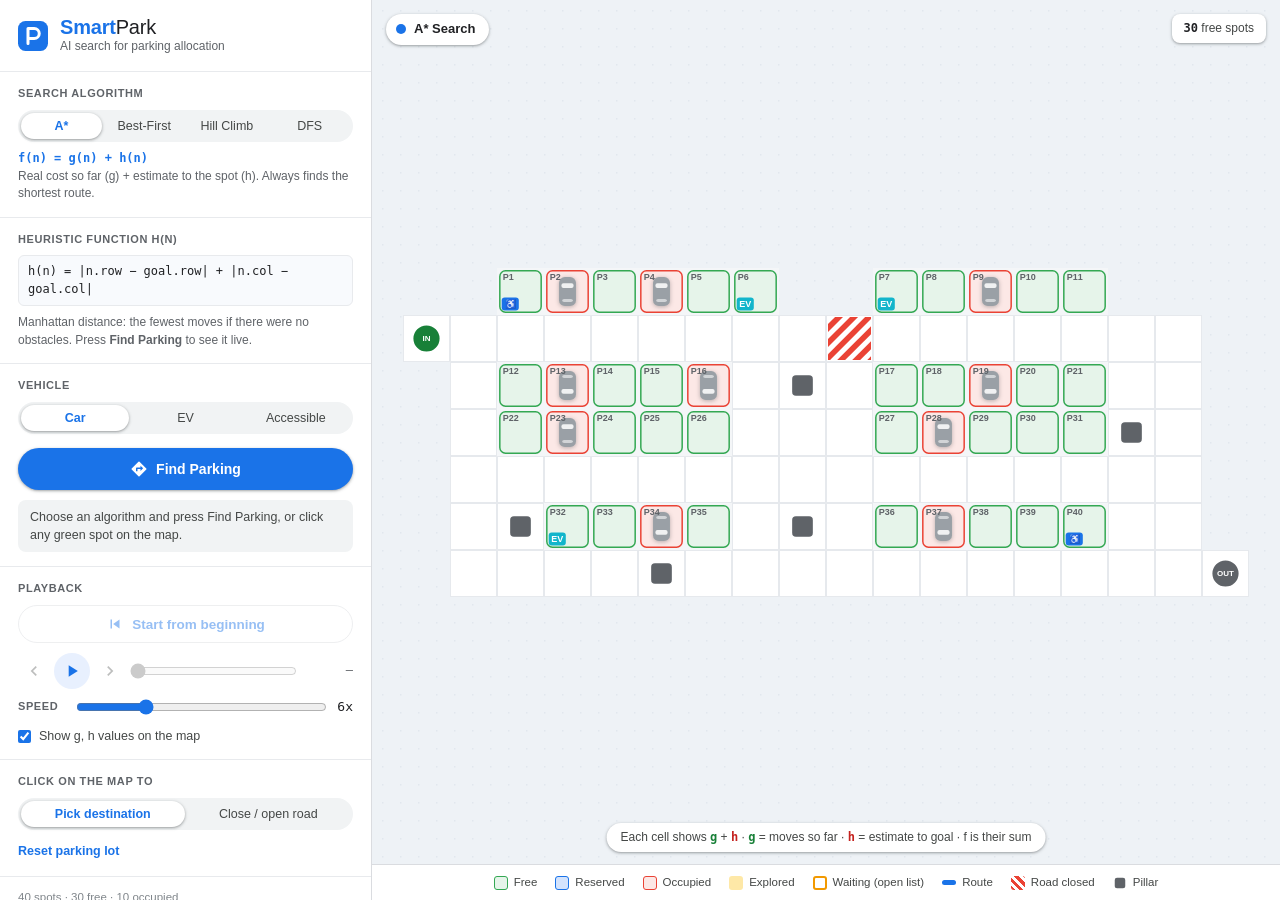
<file: index.html>
<!doctype html>
<html lang="en">
<head>
  <meta charset="utf-8">
  <meta name="viewport" content="width=device-width, initial-scale=1">
  <title>SmartPark – AI Parking Search</title>
  <link rel="icon" href="data:image/svg+xml,%3Csvg xmlns='http://www.w3.org/2000/svg' viewBox='0 0 24 24'%3E%3Crect width='24' height='24' rx='6' fill='%231A73E8'/%3E%3Cpath d='M8 18V6h5a4 4 0 0 1 0 8H8' fill='none' stroke='white' stroke-width='2.4' stroke-linecap='round' stroke-linejoin='round'/%3E%3C/svg%3E">
  <link rel="stylesheet" href="styles.css">
</head>
<body>
<div class="app">
  <!-- ============================== SIDEBAR ============================== -->
  <aside class="sidebar">
    <header class="app-header">
      <svg class="logo" width="30" height="30" viewBox="0 0 24 24" aria-hidden="true">
        <rect width="24" height="24" rx="6" fill="#1A73E8"/>
        <path d="M8 18V6h5a4 4 0 0 1 0 8H8" fill="none" stroke="#fff" stroke-width="2.4" stroke-linecap="round" stroke-linejoin="round"/>
      </svg>
      <div>
        <h1 class="brand-title"><strong>Smart</strong>Park</h1>
        <p class="brand-subtitle">AI search for parking allocation</p>
      </div>
    </header>

    <!-- 1. Algorithm -->
    <section class="sidebar-section">
      <span class="spec-label">Search algorithm</span>
      <div id="algo-picker" class="segmented"></div>
      <p class="algo-note"><code id="algo-rule"></code><br><span id="algo-desc"></span></p>
    </section>

    <!-- 2. Heuristic, live -->
    <section class="sidebar-section">
      <span class="spec-label" id="calc-title">Heuristic function</span>
      <div class="calc" id="calc"></div>
    </section>

    <!-- 3. Run -->
    <section class="sidebar-section">
      <span class="spec-label">Vehicle</span>
      <div id="vehicle-picker" class="segmented"></div>
      <button type="button" id="run-btn" class="primary-btn">
        <svg width="18" height="18" viewBox="0 0 24 24" fill="currentColor" aria-hidden="true"><path d="M21.71 11.29l-9-9a1 1 0 0 0-1.42 0l-9 9a1 1 0 0 0 0 1.42l9 9a1 1 0 0 0 1.42 0l9-9a1 1 0 0 0 0-1.42zM14 14.5V12h-4v3H8v-4a1 1 0 0 1 1-1h5V7.5l3.5 3.5-3.5 3.5z"/></svg>
        Find Parking
      </button>
      <div id="message" class="message-banner" hidden></div>
      <div id="summary" class="route-summary-card" hidden></div>
    </section>

    <!-- 4. Playback -->
    <section class="sidebar-section">
      <span class="spec-label">Playback</span>
      <button type="button" id="pb-start" class="secondary-btn">
        <svg viewBox="0 0 24 24" width="18" height="18" fill="currentColor" aria-hidden="true"><path d="M6 6h2v12H6zm3.5 6 8.5 6V6z"/></svg>
        Start from beginning
      </button>
      <div class="playback-row">
        <button type="button" class="icon-btn" id="pb-back" title="Step back (←)" aria-label="Step back">
          <svg viewBox="0 0 24 24"><path d="M15.4 7.4 14 6l-6 6 6 6 1.4-1.4L10.8 12z"/></svg></button>
        <button type="button" class="icon-btn icon-btn-primary" id="pb-play" title="Play / pause (Space)" aria-label="Play / pause">
          <svg viewBox="0 0 24 24" id="pb-play-icon"><path d="M8 5v14l11-7z"/></svg></button>
        <button type="button" class="icon-btn" id="pb-fwd" title="Step forward (→)" aria-label="Step forward">
          <svg viewBox="0 0 24 24"><path d="M8.6 16.6 10 18l6-6-6-6-1.4 1.4 4.6 4.6z"/></svg></button>
        <input type="range" id="pb-scrub" class="range" min="0" max="1" step="0.01" value="0" aria-label="Timeline">
        <span class="num step-count" id="pb-step">—</span>
      </div>
      <div class="speed-row">
        <label class="spec-label" for="pb-speed">Speed</label>
        <input type="range" id="pb-speed" class="range" min="1" max="20" value="6">
        <span class="num" id="pb-speed-value">6x</span>
      </div>
      <label class="check"><input type="checkbox" id="show-values" checked> <span id="show-values-label">Show h(n) on the map</span></label>
    </section>

    <!-- 5. Comparison -->
    <section class="sidebar-section" id="sec-compare" hidden>
      <span class="spec-label">All algorithms, same spot</span>
      <table class="compare-table" id="compare-table"></table>
      <p class="hint">Click a row to watch that algorithm.</p>
    </section>

    <!-- 6. Map editing -->
    <section class="sidebar-section">
      <span class="spec-label">Click on the map to</span>
      <div id="tool-picker" class="segmented"></div>
      <button type="button" id="reset-btn" class="text-btn">Reset parking lot</button>
    </section>

    <footer class="sidebar-footer">
      <div id="footer-stats"></div>
      <div class="kbd-hints"><kbd>Enter</kbd> find <kbd>Space</kbd> play/pause <kbd>←</kbd><kbd>→</kbd> step</div>
    </footer>
  </aside>

  <!-- ============================== MAP ============================== -->
  <main class="stage" id="stage">
    <div class="map-frame">
      <canvas id="canvas"></canvas>
      <div class="map-caption" id="caption"></div>
      <div class="map-status" id="status"></div>
      <div class="value-key" id="value-key"></div>
    </div>
    <div class="legend">
      <div><i class="lg lg-available"></i>Free</div>
      <div><i class="lg lg-reserved"></i>Reserved</div>
      <div><i class="lg lg-occupied"></i>Occupied</div>
      <div><i class="lg lg-explored"></i>Explored</div>
      <div><i class="lg lg-frontier"></i>Waiting (open list)</div>
      <div><i class="lg lg-route"></i>Route</div>
      <div><i class="lg lg-blocked"></i>Road closed</div>
      <div><i class="lg lg-pillar"></i>Pillar</div>
    </div>
    <div class="tooltip" id="tooltip" hidden></div>
  </main>
</div>

<script src="js/lot.js"></script>
<script src="js/search.js"></script>
<script src="js/allocator.js"></script>
<script src="js/renderer.js"></script>
<script src="js/app.js"></script>
</body>
</html>
</file>
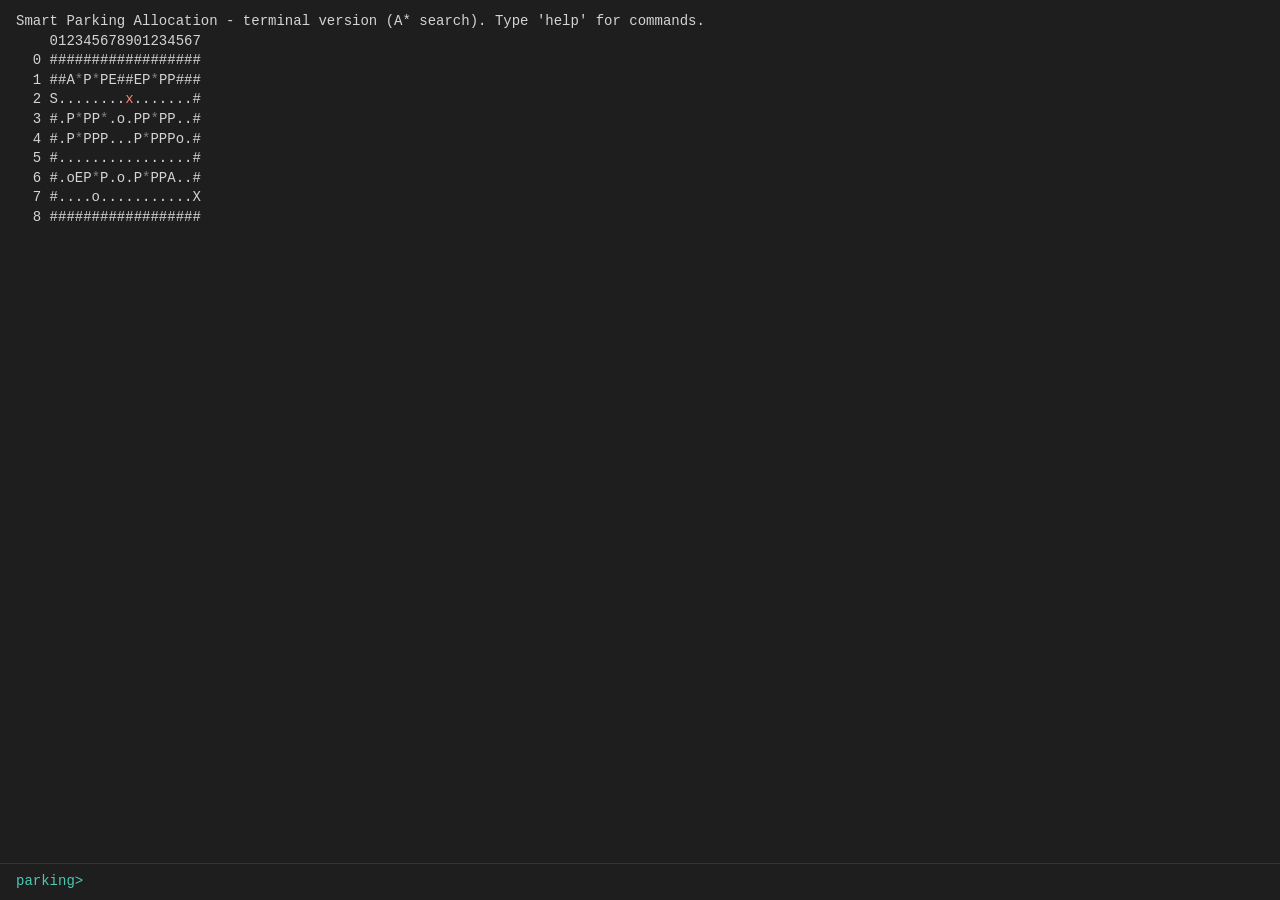
<file: terminal.html>
<!doctype html>
<html lang="en">
<head>
  <meta charset="utf-8">
  <meta name="viewport" content="width=device-width, initial-scale=1">
  <title>Smart Parking Terminal</title>
  <style>
    * { box-sizing: border-box; margin: 0; padding: 0; }
    html, body { height: 100%; }
    body { background: #1e1e1e; color: #d4d4d4; font: 14px/1.4 Consolas, "Courier New", monospace;
      display: flex; flex-direction: column; }
    #out { flex: 1; overflow-y: auto; padding: 12px 16px; white-space: pre-wrap; word-break: break-word; }
    .cmd { color: #4ec9b0; }
    .err { color: #f48771; }
    .ok { color: #b5cea8; }
    .route { color: #dcdcaa; font-weight: bold; }
    .target { color: #4fc1ff; font-weight: bold; }
    .occ { color: #808080; }
    .blk { color: #f48771; }
    .row { display: flex; align-items: center; padding: 8px 16px; border-top: 1px solid #333; }
    .row span { color: #4ec9b0; margin-right: 8px; }
    #in { flex: 1; background: transparent; border: 0; outline: 0; color: #d4d4d4; font: inherit; }
  </style>
</head>
<body>
  <div id="out"></div>
  <div class="row"><span>parking&gt;</span><input id="in" autocomplete="off" spellcheck="false" autofocus></div>

  <script src="js/lot.js"></script>
  <script src="js/search.js"></script>
  <script src="js/allocator.js"></script>
  <script src="js/terminal.js"></script>
</body>
</html>
</file>
<file: styles.css>
/* SmartPark - light "maps" design: white paper, grey hairlines, blue accent, tabular numbers */
:root {
  --blue: #1A73E8; --blue-hover: #1557B0; --blue-faint: #E8F0FE; --blue-container: #D3E3FD;
  --red: #D93025; --red-faint: #FCE8E6;
  --green: #188038; --green-faint: #E6F4EA;
  --amber: #F9AB00; --amber-faint: #FEF7E0;
  --paper: #FFFFFF; --paper-2: #F8FAFD; --hover: #F1F3F4;
  --ink: #202124; --ink-2: #444746; --muted: #5F6368; --faint: #80868B;
  --border: #DADCE0; --border-light: #E8EAED;
  --elev-1: 0 1px 2px rgba(60,64,67,.3), 0 1px 3px 1px rgba(60,64,67,.15);
  --elev-2: 0 1px 3px rgba(60,64,67,.3), 0 4px 8px 3px rgba(60,64,67,.15);
  --font-sans: "Segoe UI", Roboto, -apple-system, BlinkMacSystemFont, "Helvetica Neue", Arial, sans-serif;
  --font-mono: "Cascadia Mono", Consolas, "Roboto Mono", ui-monospace, monospace;
}
* { box-sizing: border-box; margin: 0; padding: 0; }
html, body { height: 100%; overflow: hidden; background: var(--paper); color: var(--ink);
  font: 13px/1.45 var(--font-sans); -webkit-font-smoothing: antialiased; }
[hidden] { display: none !important; }
code { font-family: var(--font-mono); }
.num { font-family: var(--font-mono); font-variant-numeric: tabular-nums; text-align: right; }

.app { display: flex; height: 100vh; }

/* ---------- Sidebar ---------- */
.sidebar { width: 372px; min-width: 372px; height: 100vh; overflow-y: auto; background: var(--paper);
  border-right: 1px solid var(--border); display: flex; flex-direction: column; z-index: 2; }
.sidebar::-webkit-scrollbar { width: 8px; }
.sidebar::-webkit-scrollbar-thumb { background: var(--border); border-radius: 4px; }

.app-header { display: flex; align-items: center; gap: 12px; padding: 16px 18px;
  border-bottom: 1px solid var(--border-light); }
.brand-title { font-size: 20px; font-weight: 400; letter-spacing: -.2px; line-height: 1.1; }
.brand-title strong { font-weight: 700; color: var(--blue); }
.brand-subtitle { color: var(--muted); font-size: 12px; }

.sidebar-section { padding: 14px 18px; border-bottom: 1px solid var(--border-light); }
.spec-label { display: flex; align-items: center; gap: 6px; font-size: 11px; font-weight: 600;
  letter-spacing: .6px; text-transform: uppercase; color: var(--muted); margin-bottom: 8px; }
.label-row { display: flex; justify-content: space-between; align-items: center; margin-bottom: 8px; }
.label-row .spec-label { margin-bottom: 0; }
.complexity-badge { font-size: 11px; background: var(--hover); color: var(--ink-2);
  border: 1px solid var(--border-light); border-radius: 4px; padding: 1px 6px; }
.algo-note { margin-top: 8px; color: var(--muted); font-size: 12px; }
.algo-note code { color: var(--blue); font-weight: 600; margin-right: 4px; }
.hint { color: var(--muted); font-size: 12px; margin-bottom: 8px; }

/* Segmented control */
.segmented { display: flex; background: var(--hover); border-radius: 999px; padding: 3px; gap: 2px; }
.segmented button { flex: 1; border: 0; background: transparent; border-radius: 999px; padding: 6px 8px;
  font: 500 12.5px var(--font-sans); color: var(--ink-2); cursor: pointer; white-space: nowrap;
  transition: background .15s, color .15s, box-shadow .15s; }
.segmented button:hover:not(:disabled) { color: var(--ink); background: rgba(255,255,255,.6); }
.segmented button[aria-pressed="true"] { background: var(--paper); color: var(--blue); box-shadow: var(--elev-1); font-weight: 600; }
.segmented button:disabled { opacity: .35; cursor: not-allowed; }
.segmented button:focus-visible, .icon-btn:focus-visible, .primary-btn:focus-visible { outline: 2px solid var(--blue); outline-offset: 2px; }

.swatch { display: inline-block; width: 10px; height: 10px; border-radius: 2px; }
.swatch-blue { background: var(--blue); } .swatch-red { background: var(--red); }

/* Primary button */
.primary-btn { width: 100%; display: flex; align-items: center; justify-content: center; gap: 8px;
  height: 42px; border: 0; border-radius: 999px; background: var(--blue); color: #fff;
  font: 600 14px var(--font-sans); cursor: pointer; box-shadow: var(--elev-1); transition: background .15s, box-shadow .15s; }
.primary-btn:hover { background: var(--blue-hover); box-shadow: var(--elev-2); }
.text-btn { margin-top: 10px; border: 0; background: none; color: var(--blue); font: 600 12.5px var(--font-sans);
  cursor: pointer; padding: 4px 0; }
.text-btn:hover { text-decoration: underline; }

.message-banner { margin-top: 10px; padding: 8px 12px; border-radius: 8px; background: var(--hover);
  color: var(--ink-2); font-size: 12.5px; }
.message-banner.error { background: var(--red-faint); color: #A50E0E; }
.message-banner.ok { background: var(--green-faint); color: var(--green); }

/* Route summary card */
.route-summary-card { margin-top: 12px; border: 1px solid var(--border); border-radius: 12px; padding: 12px 14px;
  background: var(--paper); }
.summary-top { display: flex; align-items: center; justify-content: space-between; gap: 8px; }
.summary-spot { font-size: 26px; font-weight: 700; color: var(--ink); line-height: 1; }
.summary-spot small { font-size: 12px; font-weight: 500; color: var(--muted); margin-left: 6px; }
.badge { display: inline-flex; align-items: center; gap: 4px; font-size: 11.5px; font-weight: 600;
  padding: 3px 9px; border-radius: 999px; background: var(--green-faint); color: var(--green); white-space: nowrap; }
.badge.amber { background: var(--amber-faint); color: #B06000; }
.summary-meta { margin-top: 6px; color: var(--muted); font-size: 12.5px; }
.summary-meta b { color: var(--ink); font-family: var(--font-mono); }
.summary-why { margin-top: 10px; font-size: 12.5px; color: var(--ink-2); padding: 8px 10px; border-left: 3px solid var(--blue);
  background: var(--paper-2); border-radius: 0 6px 6px 0; }
.rank { margin-top: 10px; }
.rank-row { display: grid; grid-template-columns: 38px 1fr 34px; align-items: center; gap: 8px; height: 20px; font-size: 12px; }
.rank-row .bar { height: 8px; border-radius: 4px; background: var(--border); }
.rank-row.chosen .bar { background: var(--blue); }
.rank-row.chosen { font-weight: 700; color: var(--blue); }
.rank-title { font-size: 11px; color: var(--muted); margin-bottom: 4px; }

/* Playback */
.playback-row { display: flex; align-items: center; gap: 4px; }
.icon-btn { width: 32px; height: 32px; flex: none; border-radius: 50%; border: 0; background: transparent;
  color: var(--ink-2); display: grid; place-items: center; cursor: pointer; }
.icon-btn svg { width: 20px; height: 20px; fill: currentColor; }
.icon-btn:hover:not(:disabled) { background: var(--hover); }
.icon-btn-primary { background: var(--blue-faint); color: var(--blue); width: 36px; height: 36px; }
.icon-btn-primary:hover:not(:disabled) { background: var(--blue-container); }
.icon-btn:disabled { opacity: .35; cursor: default; }
.range { flex: 1; min-width: 0; accent-color: var(--blue); height: 20px; cursor: pointer; }
.spec-row, .speed-row { display: flex; align-items: center; gap: 10px; margin-top: 8px; }
.spec-row .spec-label, .speed-row .spec-label { margin: 0; width: 48px; }
.spec-row .num { margin-left: auto; }
.speed-value { width: 40px; }
.check { display: flex; align-items: center; gap: 8px; margin-top: 10px; color: var(--ink-2); font-size: 12.5px; cursor: pointer; }
.check input { accent-color: var(--blue); }

/* Tables */
.spec-table, .compare-table { width: 100%; border-collapse: collapse; }
.spec-table th, .spec-table td { padding: 5px 0; border-bottom: 1px solid var(--border-light); font-size: 12.5px; }
.spec-table th { text-align: left; font-weight: 500; color: var(--muted); }
.spec-table thead th { font-size: 11px; font-weight: 600; text-transform: uppercase; letter-spacing: .5px; }
.spec-table tr:last-child th, .spec-table tr:last-child td { border-bottom: 0; }
.priority { color: var(--blue); font-weight: 700; }

.compare-table { font-size: 12px; }
.compare-table th { font-size: 10.5px; text-transform: uppercase; letter-spacing: .4px; color: var(--muted);
  font-weight: 600; text-align: right; padding: 4px 3px; border-bottom: 1px solid var(--border); }
.compare-table th:first-child, .compare-table td:first-child { text-align: left; }
.compare-table td { padding: 6px 3px; border-bottom: 1px solid var(--border-light); white-space: nowrap; }
.compare-table td .swatch { margin-right: 6px; vertical-align: -1px; }
.cell-best { color: var(--green); font-weight: 700; }
.yes { color: var(--green); font-weight: 600; } .no { color: var(--red); font-weight: 600; }
.chart { margin-top: 12px; }
.chart svg { width: 100%; display: block; }
.insight { margin-top: 12px; padding: 10px 12px; border-radius: 8px; background: var(--blue-faint);
  color: #0B3B8C; font-size: 12.5px; }
.alloc-compare { margin-top: 12px; font-size: 12.5px; color: var(--ink-2); }

/* Simplified-UI additions */
.sidebar-section .primary-btn { margin-top: 14px; }
.secondary-btn { width: 100%; display: flex; align-items: center; justify-content: center; gap: 8px; height: 38px;
  border: 1px solid var(--border); border-radius: 999px; background: var(--paper); color: var(--blue);
  font: 600 13.5px var(--font-sans); cursor: pointer; margin-bottom: 10px; }
.secondary-btn:hover:not(:disabled) { background: var(--blue-faint); border-color: var(--blue-container); }
.secondary-btn:disabled { opacity: .45; cursor: default; }
.step-count { min-width: 52px; font-size: 12px; color: var(--muted); }
.calc { font-size: 12.5px; }
.formula { font-family: var(--font-mono); font-size: 12px; background: var(--paper-2); border: 1px solid var(--border-light);
  border-radius: 6px; padding: 7px 9px; margin-bottom: 8px; color: var(--ink); }
.calc-line { font-family: var(--font-mono); font-size: 12px; padding: 2px 0; color: var(--ink-2); }
.calc-line.big { font-size: 13.5px; color: var(--ink); }
.calc-line b { color: var(--blue); }
.calc-line .chosen { color: var(--green); font-weight: 700; }
.calc-line.no { color: var(--red); }
.calc .hint { margin: 6px 0 0; }
.badge.red { background: var(--red-faint); color: var(--red); }
.compare-table tbody tr { cursor: pointer; }
.compare-table tbody tr:hover { background: var(--hover); }
.compare-table tr.active td { background: var(--blue-faint); font-weight: 600; }
.compare-table td, .compare-table th { text-align: left; }
.compare-table .num { text-align: right; padding-right: 10px; }
.warn { color: #B06000; font-weight: 600; }
.sidebar-section .hint:last-child { margin: 6px 0 0; }

.value-key { position: absolute; bottom: 12px; left: 50%; transform: translateX(-50%); background: var(--paper);
  border-radius: 999px; box-shadow: var(--elev-1); padding: 6px 14px; font-size: 12px; color: var(--ink-2); white-space: nowrap; }
.value-key .kg { color: #188038; font-family: var(--font-mono); }
.value-key .kh { color: #C5221F; font-family: var(--font-mono); }

.sidebar-footer { margin-top: auto; padding: 12px 18px; color: var(--faint); font-size: 11.5px; }
.kbd-hints { margin-top: 6px; }
kbd { font-family: var(--font-mono); font-size: 10.5px; border: 1px solid var(--border); border-bottom-width: 2px;
  border-radius: 4px; padding: 0 4px; margin: 0 2px; color: var(--ink-2); background: var(--paper); }

/* ---------- Map stage ---------- */
.stage { flex: 1; position: relative; display: flex; flex-direction: column; gap: 1px; background: var(--border); min-width: 0; }
.map-frame { flex: 1; position: relative; background: #EEF2F6; min-height: 0; }
.map-frame canvas { width: 100%; height: 100%; display: block; cursor: pointer; }
.map-caption { position: absolute; top: 14px; left: 14px; background: var(--paper); border-radius: 999px;
  padding: 6px 14px 6px 10px; font-weight: 600; box-shadow: var(--elev-1); display: flex; align-items: center; gap: 8px; }
.map-caption::before { content: ""; width: 10px; height: 10px; border-radius: 50%; background: var(--blue); }
.map-caption-red::before { background: var(--red); }
.map-status { position: absolute; top: 14px; right: 14px; background: var(--paper); border-radius: 8px;
  padding: 6px 12px; box-shadow: var(--elev-1); font-size: 12px; color: var(--ink-2); }
.map-status b { font-family: var(--font-mono); color: var(--ink); }

.legend { flex: none; background: var(--paper); padding: 9px 16px; display: flex; flex-wrap: wrap; justify-content: center;
  gap: 6px 18px; font-size: 11.5px; color: var(--ink-2); }
.legend div { display: flex; align-items: center; gap: 6px; }
.lg { width: 14px; height: 14px; border-radius: 3px; display: inline-block; flex: none; }
.lg-available { background: #E6F4EA; border: 1.5px solid #34A853; }
.lg-reserved { background: #D3E3FD; border: 1.5px solid #1A73E8; }
.lg-occupied { background: #FCE8E6; border: 1.5px solid #EA4335; }
.lg-explored { background: rgba(251,188,4,.35); }
.lg-frontier { border: 2px solid #F29900; }
.lg-route { height: 5px; border-radius: 3px; background: var(--blue); }
.lg-blocked { background: repeating-linear-gradient(45deg, #EA4335 0 3px, #fff 3px 6px); }
.lg-slow { background: #FEF3C7; border: 1.5px solid #F9AB00; }
.lg-pillar { background: #5F6368; transform: scale(.75); }

.tooltip { position: absolute; pointer-events: none; background: #303134; color: #fff; font-size: 12px;
  padding: 6px 10px; border-radius: 6px; box-shadow: var(--elev-2); white-space: nowrap; z-index: 5; }
.tooltip code { color: #FDD663; }

@media (max-width: 900px) {
  html, body { overflow: auto; }
  .app { flex-direction: column; height: auto; }
  .sidebar { width: 100%; min-width: 0; height: auto; overflow: visible; border-right: 0; }
  .stage { min-height: 70vh; }
}
.spec-table th { white-space: nowrap; }
.compare-table th, .compare-table td { padding-left: 2px; padding-right: 2px; }
</file>
